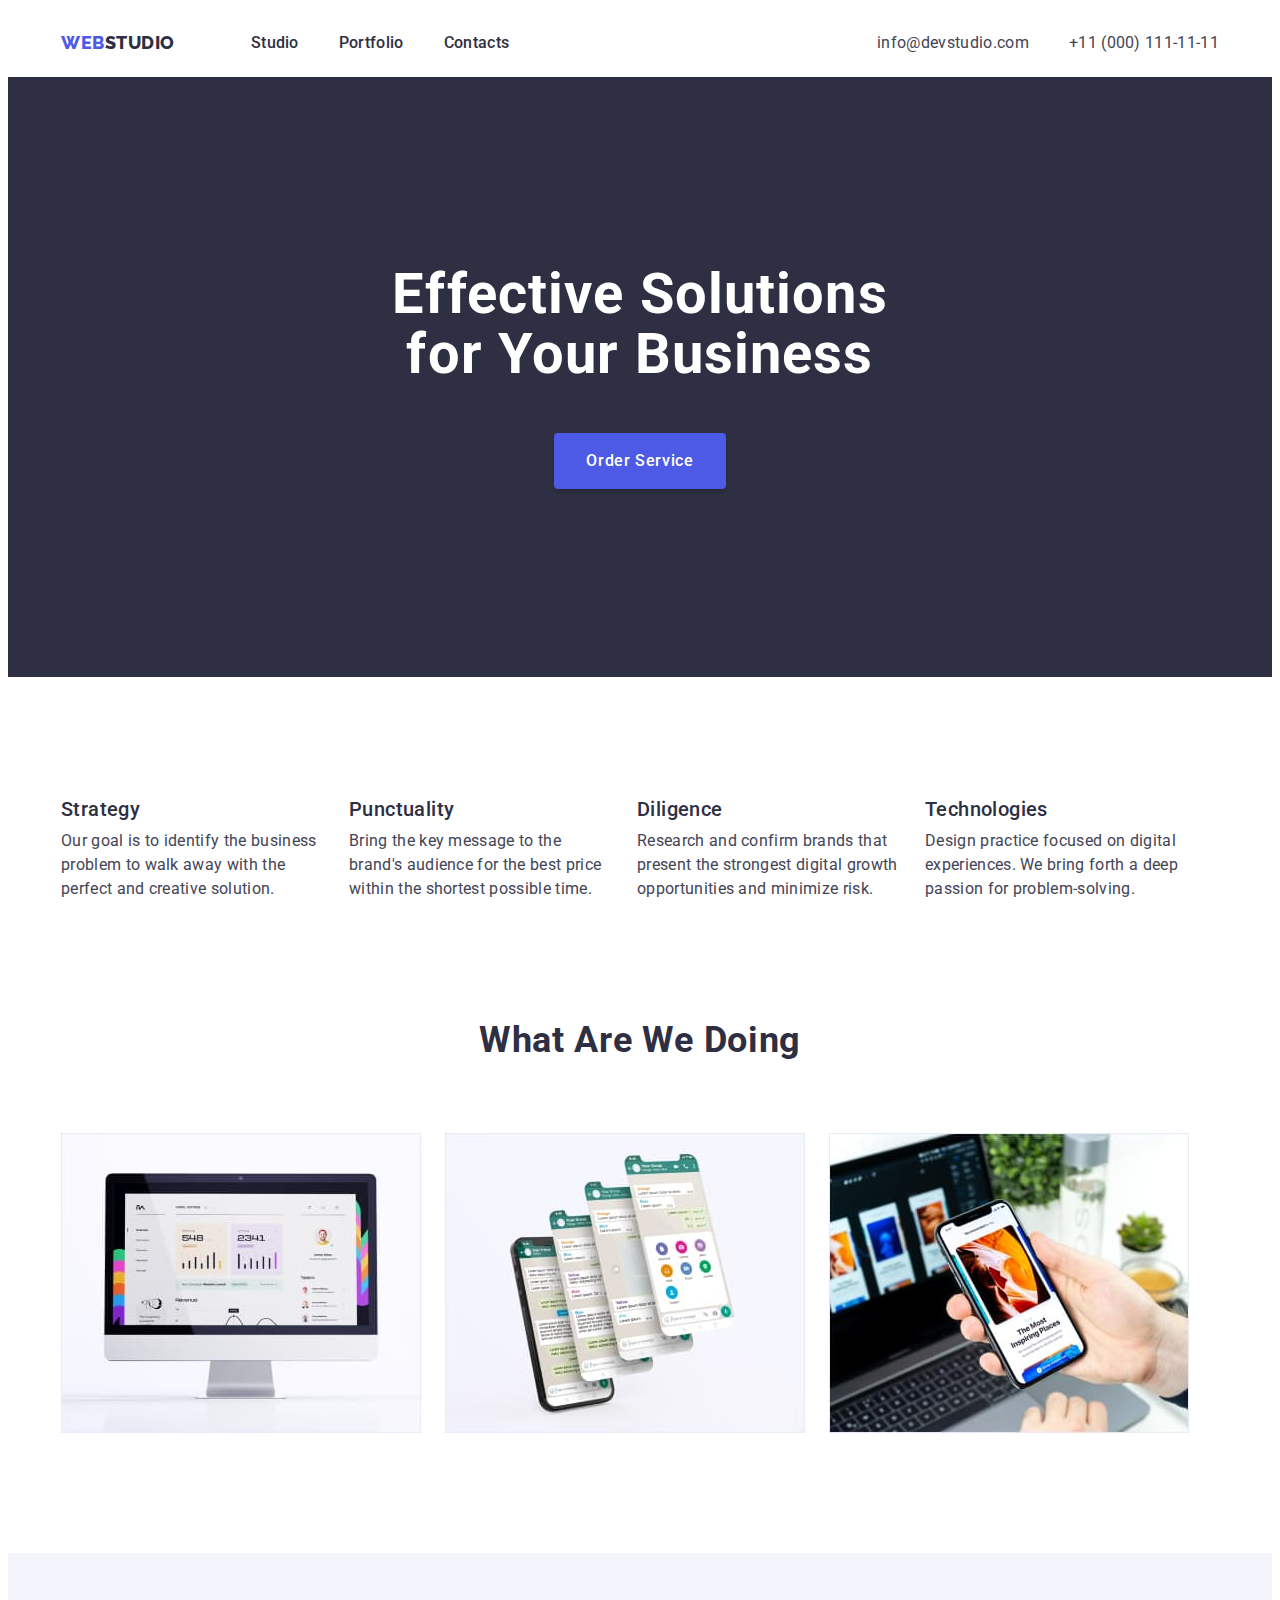
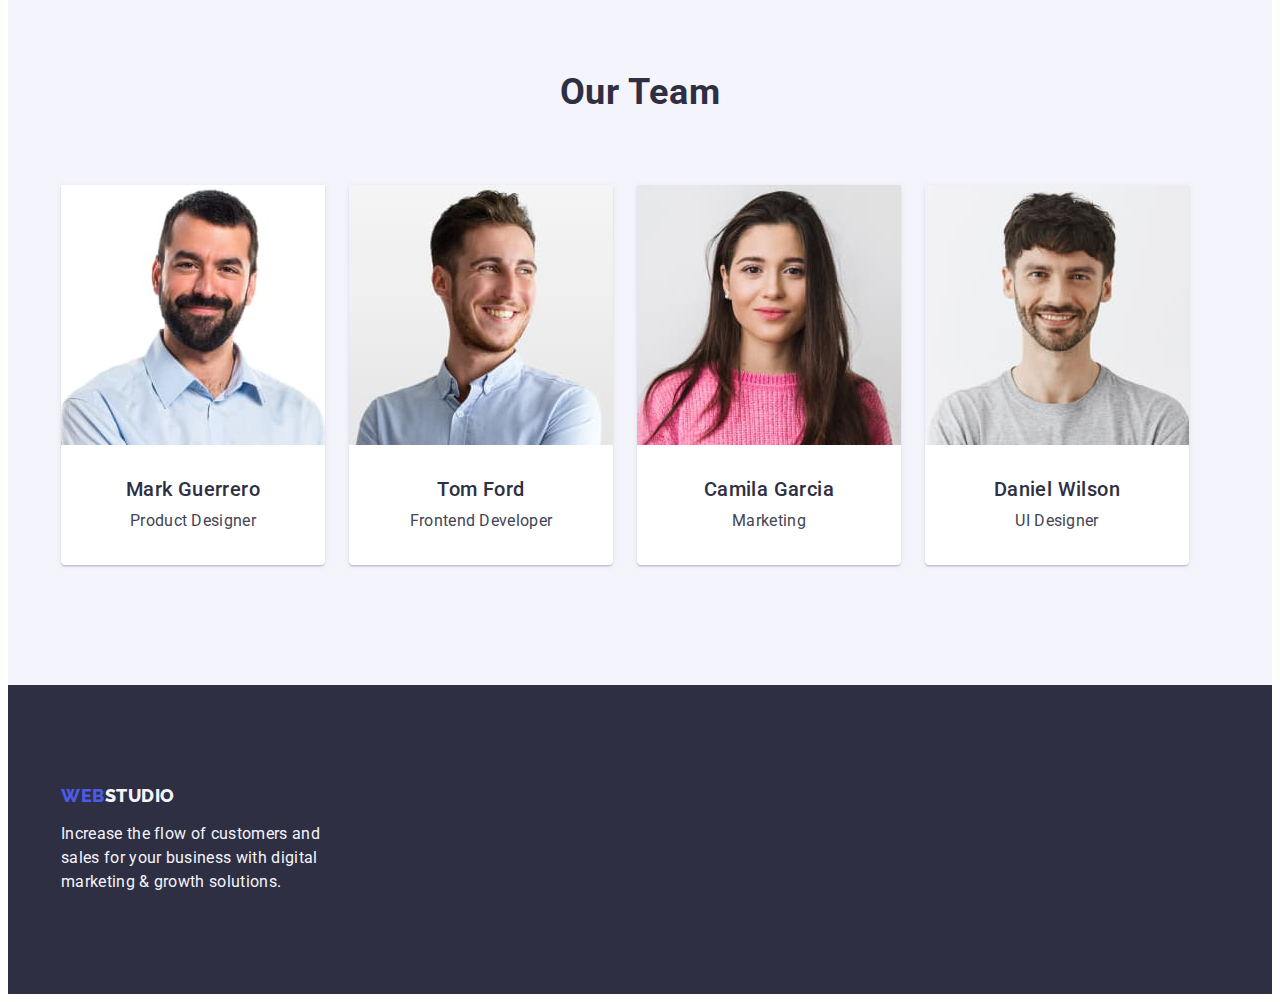
<file: index.html>
<!DOCTYPE html>
<html lang="en">
  <head>
    <meta charset="UTF-8" />
    <meta http-equiv="X-UA-Compatible" content="IE=edge" />
    <meta name="viewport" content="width=device-width, initial-scale=1.0" />
    <link rel="preconnect" href="https://fonts.googleapis.com" />
    <link rel="preconnect" href="https://fonts.gstatic.com" crossorigin />
    <link href="https://fonts.googleapis.com/css2?family=Raleway:wght@800&family=Roboto:wght@400;500;700;900&display=swap" rel="stylesheet" />
    <link
      rel="stylesheet"
      href="https://cdnjs.cloudflare.com/ajax/libs/modern-normalize/1.1.0/modern-normalize.min.css"
      integrity="sha512-wpPYUAdjBVSE4KJnH1VR1HeZfpl1ub8YT/NKx4PuQ5NmX2tKuGu6U/JRp5y+Y8XG2tV+wKQpNHVUX03MfMFn9Q=="
      crossorigin="anonymous"
      referrerpolicy="no-referrer"
    />
    <link rel="stylesheet" href="./css/styles.css" />
    <title>Web Studio</title>
  </head>
  <body>
    <!-- header -->
    <header class="header">
      <!-- logo+main-menu -->
      <div class="container header-container">
        <nav class="navigation">
          <a class="logo link header-logo" href="./index.html">Web<span class="logo-selected">Studio</span></a>
          <ul class="list main-menu">
            <li><a class="navigation-item link" href="./index.html">Studio</a></li>
            <li><a class="navigation-item link" href="./portfolio.html">Portfolio</a></li>
            <li><a class="navigation-item link" href="">Contacts</a></li>
          </ul>
        </nav>
        <!-- contacts -->
        <address class="contacts-container ">
          <ul class="list contacts header-contacts">
            <li><a class="contacts-item link" href="mailto:info@devstudio.com">info@devstudio.com</a></li>
            <li><a class="contacts-item link" href="tel:+110001111111">+11 (000) 111-11-11</a></li>
          </ul>
        </address>
      </div>
    </header>

    <!-- main-content -->
    <main>
      
        <!-- title+button -->
        <section class="title-section">
          <div class="container">
            <h1 class="main-title title-section-item">Effective Solutions for Your Business</h1>
            <button class="btn-ord-serv title-section-item" type="button">Order Service</button>
          </div>
        </section>
        
        <!-- advantages -->
        <section class="advantages">
          <div class="container">
              <h2 class="advantages-title visually-hidden">Advantages</h2>
              <ul class="list advantages-list">
                <!-- Strategy -->
                <li class="advantages-item">
                  <h3 class="advantages-item-title">Strategy</h3>
                  <p class="advantages-p">Our goal is to identify the business problem to walk away with the perfect and creative solution.</p>
                </li>
                <!-- Punctuality -->
                <li class="advantages-item">
                  <h3 class="advantages-item-title">Punctuality</h3>
                  <p class="advantages-p">Bring the key message to the brand's audience for the best price within the shortest possible time.</p>
                </li>
                <!-- Diligence -->
                <li class="advantages-item">
                  <h3 class="advantages-item-title">Diligence</h3>
                  <p class="advantages-p">Research and confirm brands that present the strongest digital growth opportunities and minimize risk.</p>
                </li>
                <!-- Technologies -->
                <li class="advantages-item">
                  <h3 class="advantages-item-title">Technologies</h3>
                  <p class="advantages-p">Design practice focused on digital experiences. We bring forth a deep passion for problem-solving.</p>
                </li>
              </ul>
          </div>
        </section>
      

      
        <!-- "What are we doing" -->
        <section class="products">
          <div class="container">
              <h2 class="products-title">What are we doing</h2>
              <ul class="list products-list">
                <li class="products-list-item"><img src="./images/what-are-we-doing-1.jpg" alt="desktop" width="360" height="300" /></li>
                <li class="products-list-item"><img src="./images/what-are-we-doing-2.jpg" alt="adaptive" width="360" height="300" /></li>
                <li class="products-list-item"><img src="./images/what-are-we-doing-3.jpg" alt="mobile" width="360" height="300" /></li>
              </ul>
          </div>
        </section>
      
      
  
        <!-- Our Team -->
        <section class="team">
          <div class="container">
              <h2 class="team-title">Our Team</h2>
              <ul class="team-list list">
                <!-- Mark Guerrero -->
                <li class="team-list-item">
                  <img src="./images/our-team-1.jpg" alt="Mark Guerrero" width="264" height="260" />
                  <div class="team-list-item-descr">
                    <h3 class="team-list-item-title">Mark Guerrero</h3>
                    <p class="team-list-item-p">Product Designer</p>
                  </div>
                </li>
                <!-- Tom Ford -->
                <li class="team-list-item">
                  <img src="./images/our-team-2.jpg" alt="Tom Ford" width="264" height="260" />
                  <div class="team-list-item-descr">
                    <h3 class="team-list-item-title">Tom Ford</h3>
                    <p class="team-list-item-p">Frontend Developer</p>
                  </div>
                </li>
                <!-- Camila Garcia -->
                <li class="team-list-item">
                  <img src="./images/our-team-3.jpg" alt="Camila Garcia" width="264" height="260" />
                  <div class="team-list-item-descr">
                    <h3 class="team-list-item-title">Camila Garcia</h3>
                    <p class="team-list-item-p">Marketing</p>
                  </div>
                </li>
                <!-- Daniel Wilson -->
                <li class="team-list-item">
                  <img src="./images/our-team-4.jpg" alt="Daniel Wilson" width="264" height="260" />
                  <div class="team-list-item-descr">
                    <h3 class="team-list-item-title">Daniel Wilson</h3>
                    <p class="team-list-item-p">UI Designer</p>
                  </div>
                </li>
              </ul>
          </div>
        </section>
    
    </main>

    <!-- footer -->
    <footer class="footer">
      <div class="container">
          <a class="logo footer-logo link" href="./index.html">Web<span class="logo-selected-footer">Studio</span></a>
          <p class="description">Increase the flow of customers and sales for your business with digital marketing & growth solutions.</p>
      </div>
    </footer>
  </body>
</html>
</file>
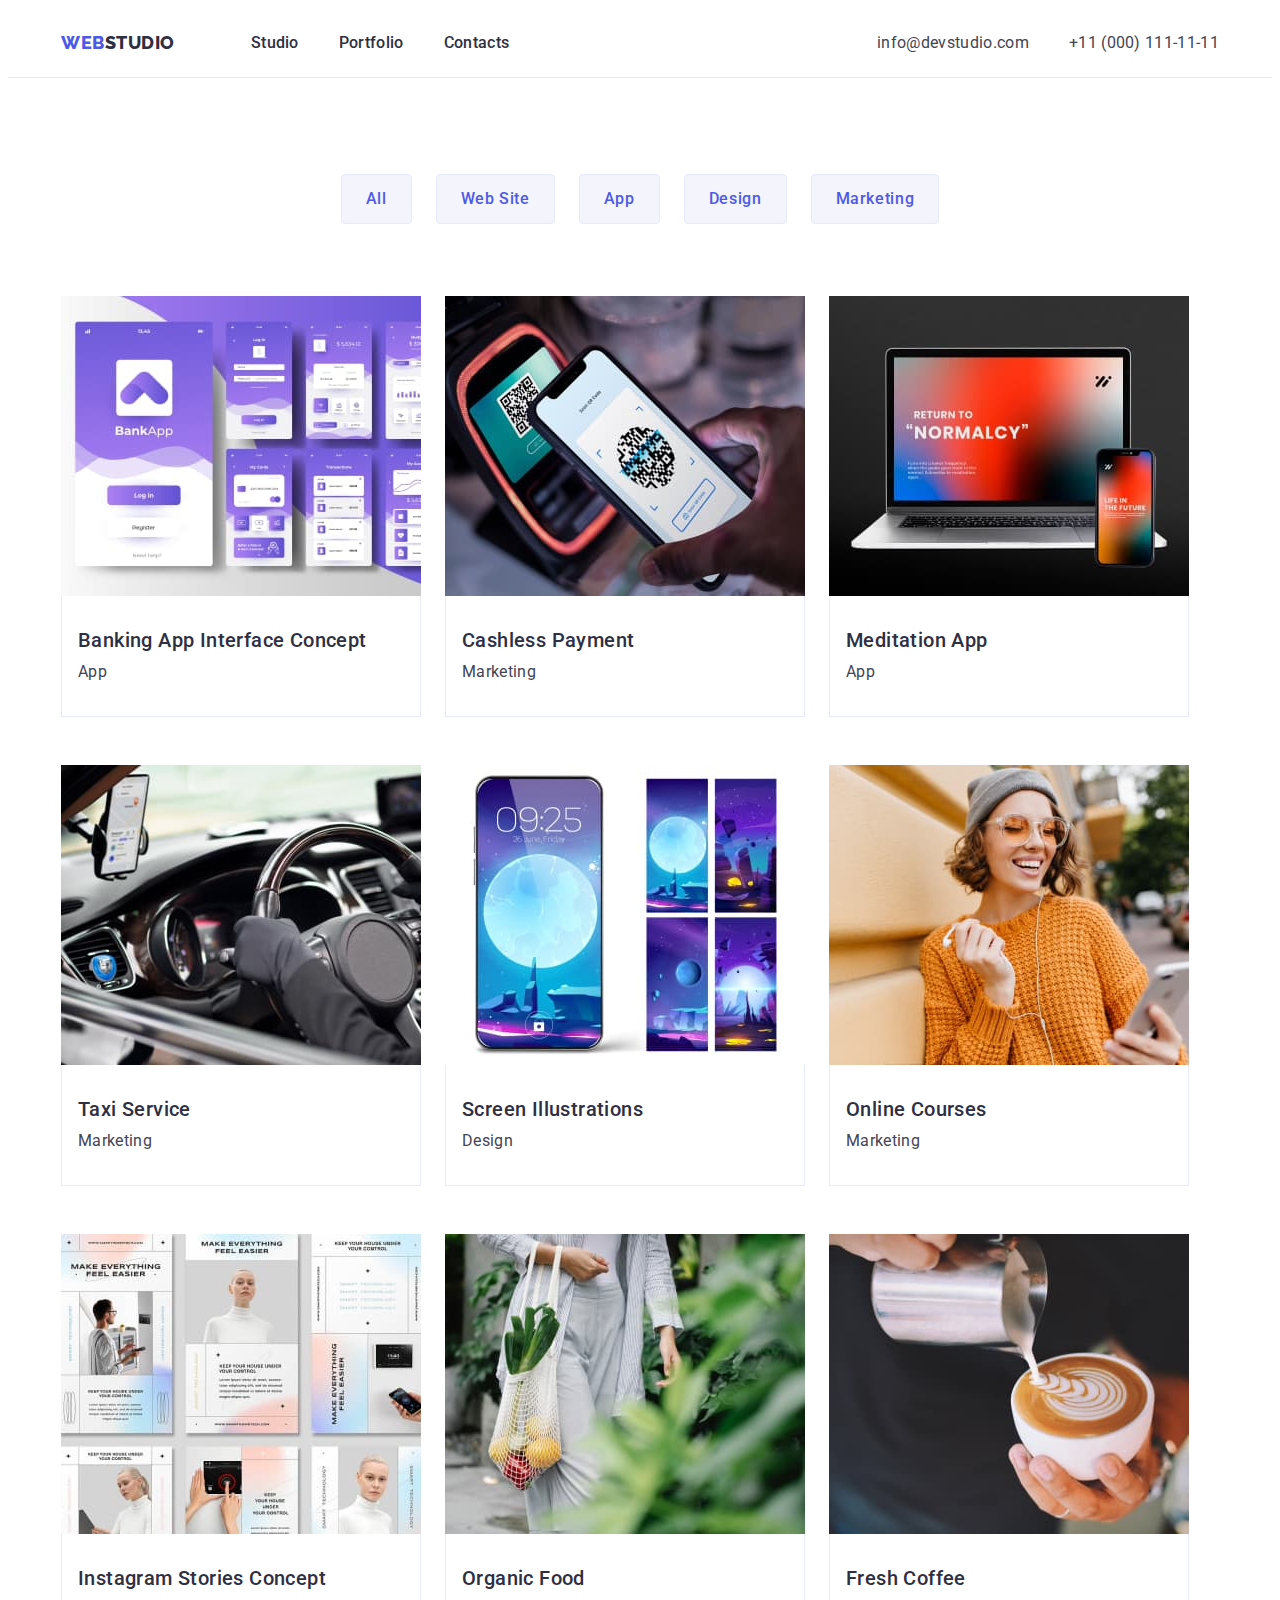
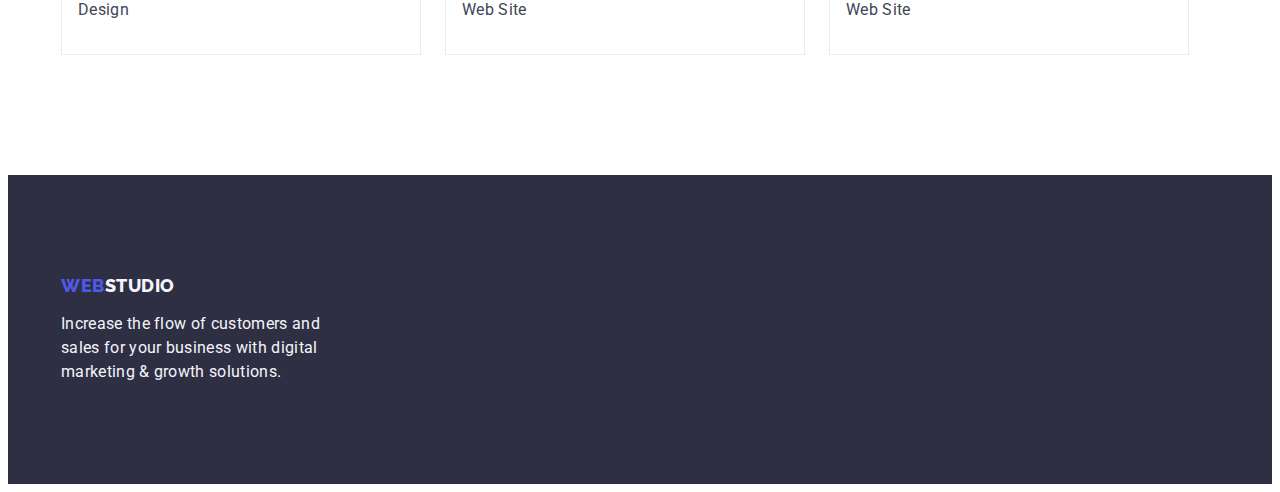
<file: portfolio.html>
<!DOCTYPE html>
<html lang="en">
  <head>
    <meta charset="UTF-8" />
    <meta http-equiv="X-UA-Compatible" content="IE=edge" />
    <meta name="viewport" content="width=device-width, initial-scale=1.0" />
    <link rel="preconnect" href="https://fonts.googleapis.com" />
    <link rel="preconnect" href="https://fonts.gstatic.com" crossorigin />
    <link href="https://fonts.googleapis.com/css2?family=Raleway:wght@800&family=Roboto:wght@400;500;700;900&display=swap" rel="stylesheet" />
    <link
      rel="stylesheet"
      href="https://cdnjs.cloudflare.com/ajax/libs/modern-normalize/1.1.0/modern-normalize.min.css"
      integrity="sha512-wpPYUAdjBVSE4KJnH1VR1HeZfpl1ub8YT/NKx4PuQ5NmX2tKuGu6U/JRp5y+Y8XG2tV+wKQpNHVUX03MfMFn9Q=="
      crossorigin="anonymous"
      referrerpolicy="no-referrer"
    />
    <link rel="stylesheet" href="./css/styles.css" />
    <title>Portfolio</title>
  </head>
  <body>
    <!-- header  -->
    <header class="header portfolio-header">
      <!-- logo+main-menu -->
      <div class="container header-container">
        <nav class="navigation">
          <a class="logo link header-logo" href="./index.html">Web<span class="logo-selected">Studio</span></a>
          <ul class="list main-menu">
            <li><a class="navigation-item link" href="./index.html">Studio</a></li>
            <li><a class="navigation-item link" href="./portfolio.html">Portfolio</a></li>
            <li><a class="navigation-item link" href="">Contacts</a></li>
          </ul>
        </nav>
        <!-- contacts -->
        <address class="contacts-container">
          <ul class="list contacts header-contacts">
            <li><a class="contacts-item link" href="mailto:info@devstudio.com">info@devstudio.com</a></li>
            <li><a class="contacts-item link" href="tel:+110001111111">+11 (000) 111-11-11</a></li>
          </ul>
        </address>
      </div>
    </header>

    <main>
      <section class="filter">
        <div class="container">
          <h1 class="visually-hidden">Portfolio</h1>
          <ul class="list filter-list">
            <li><button class="filter-btn" type="button">All</button></li>
            <li><button class="filter-btn" type="button">Web Site</button></li>
            <li><button class="filter-btn" type="button">App</button></li>
            <li><button class="filter-btn" type="button">Design</button></li>
            <li><button class="filter-btn" type="button">Marketing</button></li>
          </ul>



          <ul class="projects-list list">
            <li class="projects-list-item">
              <a href="" class="link">
                <img src="./images/portfolio/projects-1.jpg" alt="Banking App" width="360" height="300" />
                <div class="projects-list-discr">
                  <h2 class="projects-list-title">Banking App Interface Concept</h2>
                  <p class="projects-list-p">App</p>
                </div>
              </a>
            </li>
            <li class="projects-list-item">
              <a href="" class="link">
                <img src="./images/portfolio/projects-2.jpg" alt="Cashless Payment" width="360" height="300" />
                <div class="projects-list-discr">
                  <h2 class="projects-list-title">Cashless Payment</h2>
                  <p class="projects-list-p">Marketing</p>
                </div>
              </a>
            </li>
            <li class="projects-list-item">
              <a href="" class="link">
                <img src="./images/portfolio/projects-3.jpg" alt="Meditation App" width="360" height="300" />
                <div class="projects-list-discr">
                  <h2 class="projects-list-title">Meditation App</h2>
                  <p class="projects-list-p">App</p>
                </div>
              </a>
            </li>
            <li class="projects-list-item">
              <a href="" class="link">
                <img src="./images/portfolio/projects-4.jpg" alt="Taxi Service" width="360" height="300" />
                <div class="projects-list-discr">
                  <h2 class="projects-list-title">Taxi Service</h2>
                  <p class="projects-list-p">Marketing</p>
                </div>
              </a>
            </li>
            <li class="projects-list-item">
              <a href="" class="link">
                <img src="./images/portfolio/projects-5.jpg" alt="Screen Illustrations" width="360" height="300" />
                <div class="projects-list-discr">
                  <h2 class="projects-list-title">Screen Illustrations</h2>
                  <p class="projects-list-p">Design</p>
                </div>
              </a>
            </li>
            <li class="projects-list-item">
              <a href="" class="link">
                <img src="./images/portfolio/projects-6.jpg" alt="Online Courses" width="360" height="300" />
                <div class="projects-list-discr">
                  <h2 class="projects-list-title">Online Courses</h2>
                  <p class="projects-list-p">Marketing</p>
                </div>
              </a>
            </li>
            <li class="projects-list-item">
              <a href="" class="link">
                <img src="./images/portfolio/projects-7.jpg" alt="Instagram Stories Concept" width="360" height="300" />
                <div class="projects-list-discr">
                  <h2 class="projects-list-title">Instagram Stories Concept</h2>
                  <p class="projects-list-p">Design</p>
                </div>
              </a>
            </li>
            <li class="projects-list-item">
              <a href="" class="link">
                <img src="./images/portfolio/projects-8.jpg" alt="Organic Food" width="360" height="300" />
                <div class="projects-list-discr">
                  <h2 class="projects-list-title">Organic Food</h2>
                  <p class="projects-list-p">Web Site</p>
                </div>
              </a>
            </li>
            <li class="projects-list-item">
              <a href="" class="link">
                <img src="./images/portfolio/projects-9.jpg" alt="Fresh Coffee" width="360" height="300" />
                <div class="projects-list-discr">
                  <h2 class="projects-list-title">Fresh Coffee</h2>
                  <p class="projects-list-p">Web Site</p>
                </div>
              </a>
            </li>
          </ul>
        </div>
      </section>
    </main>
    <footer class="footer">
      <div class="container">
        <a class="logo footer-logo link" href="./index.html">Web<span class="logo-selected-footer">Studio</span></a>
        <p class="description">Increase the flow of customers and sales for your business with digital marketing & growth solutions.</p>
      </div>
    </footer>
  </body>
</html>
</file>
<file: css/styles.css>
:root {
  --color-logo-fl: #4d5ae5; /* logo first latter */
  --color-title: #2e2f42;
  --color-text: #434455;
  --color-main-title: #ffffff; /* main title color */
  --color-btn-ord-serv-bg: #4d5ae5; /* button Order Service background color */
  --color-btn-ord-serv-txt: #ffffff;
  --color-footer-bg: #2e2f42;
  --color-footer-logo: #f4f4fd;
  --color-footer-description: #f4f4fd;
  --color-btn-filter: #4d5ae5;
  --color-btn-filter-bg: #f4f4fd;
  --color-btn-filter-active: #ffffff;
  --color-btn-filter-bg-active: #404bbf;
}

p,
h1,
h2,
h3,
h4,
h5,
h6 {
  margin: 0;
}

ul {
  margin: 0;
  padding-left: 0;
}

button {
  cursor: pointer;
}

address {
  font-style: normal;
}

img {
  display: block;
  max-width: 100%;
  height: auto;
}

body {
  font-family: "Roboto", sans-serif;
  color: #434455;
  background-color: #ffffff;
}
.container {
  max-width: 1158px;
  margin: 0 auto;
  padding: 0 15px;
}
.link {
  text-decoration: none;
}
.list {
  list-style: none;
}
.visually-hidden {
  position: absolute;
  width: 1px;
  height: 1px;
  margin: -1px;
  border: 0;
  padding: 0;
  white-space: nowrap;
  clip-path: inset(100%);
  clip: rect(0 0 0 0);
  overflow: hidden;
}
/* ========header========= */
.header-container {
  display: flex;
  align-items: center;
}
.header-container a {
  padding: 24px 0;
}
.navigation {
  display: flex;
  align-items: center;
  margin-right: auto;
}
.header-logo {
  margin-right: 76px;
}
.navigation-item {
  color: var(--color-title);
}
.navigation-item:hover,
.navigation-item:focus,
.navigation-item:active {
  color: #404bbf;
}
/* logo in header and footer */
.logo {
  font-family: "Raleway", sans-serif;
  font-weight: 800;
  font-size: 18px;
  line-height: 1.17;
  letter-spacing: 0.03em;
  text-transform: uppercase;
  color: var(--color-logo-fl);
}
.logo-selected {
  color: var(--color-title);
}
/* main-menu */
.main-menu {
  display: flex;
  flex-wrap: wrap;
  gap: 40px;
  font-weight: 500;
  font-size: 16px;
  line-height: 1.5;
  letter-spacing: 0.02em;
}
.main-menu a {
  text-decoration: none;
}
/* contacts */

.contacts {
  font-family: "Roboto";
  font-style: normal;
  font-size: 16px;
  line-height: 1.5;
  letter-spacing: 0.02em;
  list-style: none;
  color: var(--color-text);
}
.header-contacts {
  display: flex;
  justify-content: space-between;
  gap: 40px;
}
.contacts a {
  text-decoration: none;
  color: inherit;
}
.contacts-item:hover,
.contacts-item:active,
.contacts-item:focus {
  color: #404bbf;
}
/* -----header-end----- */

/* ========main-content======== */
/* title+button */
.title-section {
  background-color: #2e2f42;
  padding: 188px 0;
  text-align: center;
}

.title-section-item {
  margin: 0 auto;
}
.main-title {
  font-size: 56px;
  line-height: 1.07;

  letter-spacing: 0.02em;
  max-width: 496px;
  color: #ffffff;
  margin-bottom: 48px;
}
.btn-ord-serv {
  display: block;
  min-width: 169px;
  padding: 16px 32px;
  border-radius: 4px;
  border: none;
  box-shadow: 0px 4px 4px rgba(0, 0, 0, 0.15);
  background: var(--color-btn-ord-serv-bg);
  color: var(--color-btn-ord-serv-txt);
  font-family: inherit;
  font-weight: 500;
  font-size: 16px;
  line-height: 1.5;
  letter-spacing: 0.04em;
  cursor: pointer;
}
.btn-ord-serv:hover,
.btn-ord-serv:focus,
.btn-ord-serv:active {
  box-shadow: none;
  background-color: #404bbf;
}

/* advantages */
.advantages {
  padding: 120px 0;
}
.advantages-list {
  display: flex;
  gap: 24px;
}
.advantages-item {
  max-width: 264px;
}
.advantages > ul {
  list-style: none;
}
.advantages h3 {
  font-weight: 500;
  font-style: normal;
  font-size: 20px;
  line-height: 1.2;
  letter-spacing: 0.02em;
  color: var(--color-title);
  margin-bottom: 8px;
}
.advantages p {
  font-style: normal;
  font-size: 16px;
  line-height: 1.5;
  letter-spacing: 0.02em;
  color: var(--color-text);
}
/* "What are we doing" */
.products {
  padding-bottom: 120px;
}
.products-list {
  display: flex;
  gap: 24px;
}

.products h2 {
  font-size: 36px;
  line-height: 1.11;
  letter-spacing: 0.02em;
  text-transform: capitalize;
  color: var(--color-title);
  text-align: center;
  margin-bottom: 72px;
}
.products > ul {
  list-style: none;
}
/* Our Team */
.team {
  background-color: #f4f4fd;
  padding: 120px 0;
}

.team-title {
  text-align: center;
  margin-bottom: 72px;
  font-style: normal;
  font-weight: 700;
  font-size: 36px;
  line-height: 1.11;
  letter-spacing: 0.02em;
  text-transform: capitalize;
  color: var(--color-title);
}
.team-list {
  display: flex;
  gap: 24px;
}
.team-list-item-descr {
  padding: 32px 16px;
}
.team-list li {
  width: 264px;
  border-radius: 0px 0px 4px 4px;
  box-shadow: 0px 1px 6px rgba(46, 47, 66, 0.08), 0px 1px 1px rgba(46, 47, 66, 0.16), 0px 2px 1px rgba(46, 47, 66, 0.08);
  background-color: #ffffff;
}
.team-list h3 {
  font-weight: 500;
  font-size: 20px;
  line-height: 1.2;
  text-align: center;
  letter-spacing: 0.02em;
  color: var(--color-title);
  margin-bottom: 8px;
}
.team-list-item-p {
  font-size: 16px;
}
.team-list p {
  font-style: normal;
  font-weight: 400;
  font-size: 16px;
  line-height: 1.5;
  text-align: center;
  letter-spacing: 0.02em;
  color: var(--color-text);
}
/* -----main-content----- */

/* =======portfolio-page======== */

.portfolio-header {
  border-bottom: 1px solid #e7e9fc;
}
.filter {
  padding: 96px 0 120px 0;
}
.filter-list {
  display: flex;
  justify-content: center;
  gap: 24px;
  margin-bottom: 72px;
}
.filter-btn {
  font-family: inherit;
  font-style: normal;
  font-weight: 500;
  font-size: 16px;
  line-height: 1.5;
  text-align: center;
  letter-spacing: 0.04em;
  padding: 12px 24px;
  border: 1px solid #e7e9fc;
  border-radius: 4px;
  color: var(--color-btn-filter);
  background: var(--color-btn-filter-bg);
  cursor: pointer;
}
.filter-btn:hover,
.filter-btn:focus,
.filter-btn:active {
  color: #ffffff;
  background-color: #404bbf;
  box-shadow: 0px 3px 1px rgba(0, 0, 0, 0.1), 0px 2px 1px rgba(0, 0, 0, 0.08), 0px 2px 2px rgba(0, 0, 0, 0.12);
  border-radius: 4px;
}
.projects-list {
  display: flex;
  flex-wrap: wrap;
  gap: 48px 24px;
}

.projects-list-discr {
  padding: 32px 0 32px 16px;
  border: 1px solid #e7e9fc;
  border-top: 0;
}
.projects-list-title {
  font-weight: 500;
  font-style: normal;
  font-size: 20px;
  line-height: 1.2;
  letter-spacing: 0.02em;
  color: var(--color-title);
  margin-bottom: 8px;
}
.projects-list p {
  font-size: 16px;
  line-height: 1.5;
  letter-spacing: 0.02em;
  color: var(--color-text);
}
/* -----portfolio-page----- */

/* ========footer======== */
/* logo style in header but not all*/
footer {
  background-color: var(--color-footer-bg);
  padding: 100px 0;
}

.footer-logo {
  display: block;
  color: #4d5ae5;
  margin-bottom: 16px;
}
.logo-selected-footer {
  color: #f4f4fd;
}
.description {
  max-width: 264px;
  font-size: 16px;
  line-height: 1.5;
  letter-spacing: 0.02em;
  color: var(--color-footer-logo);
}
/* -----footer----- */
</file>
